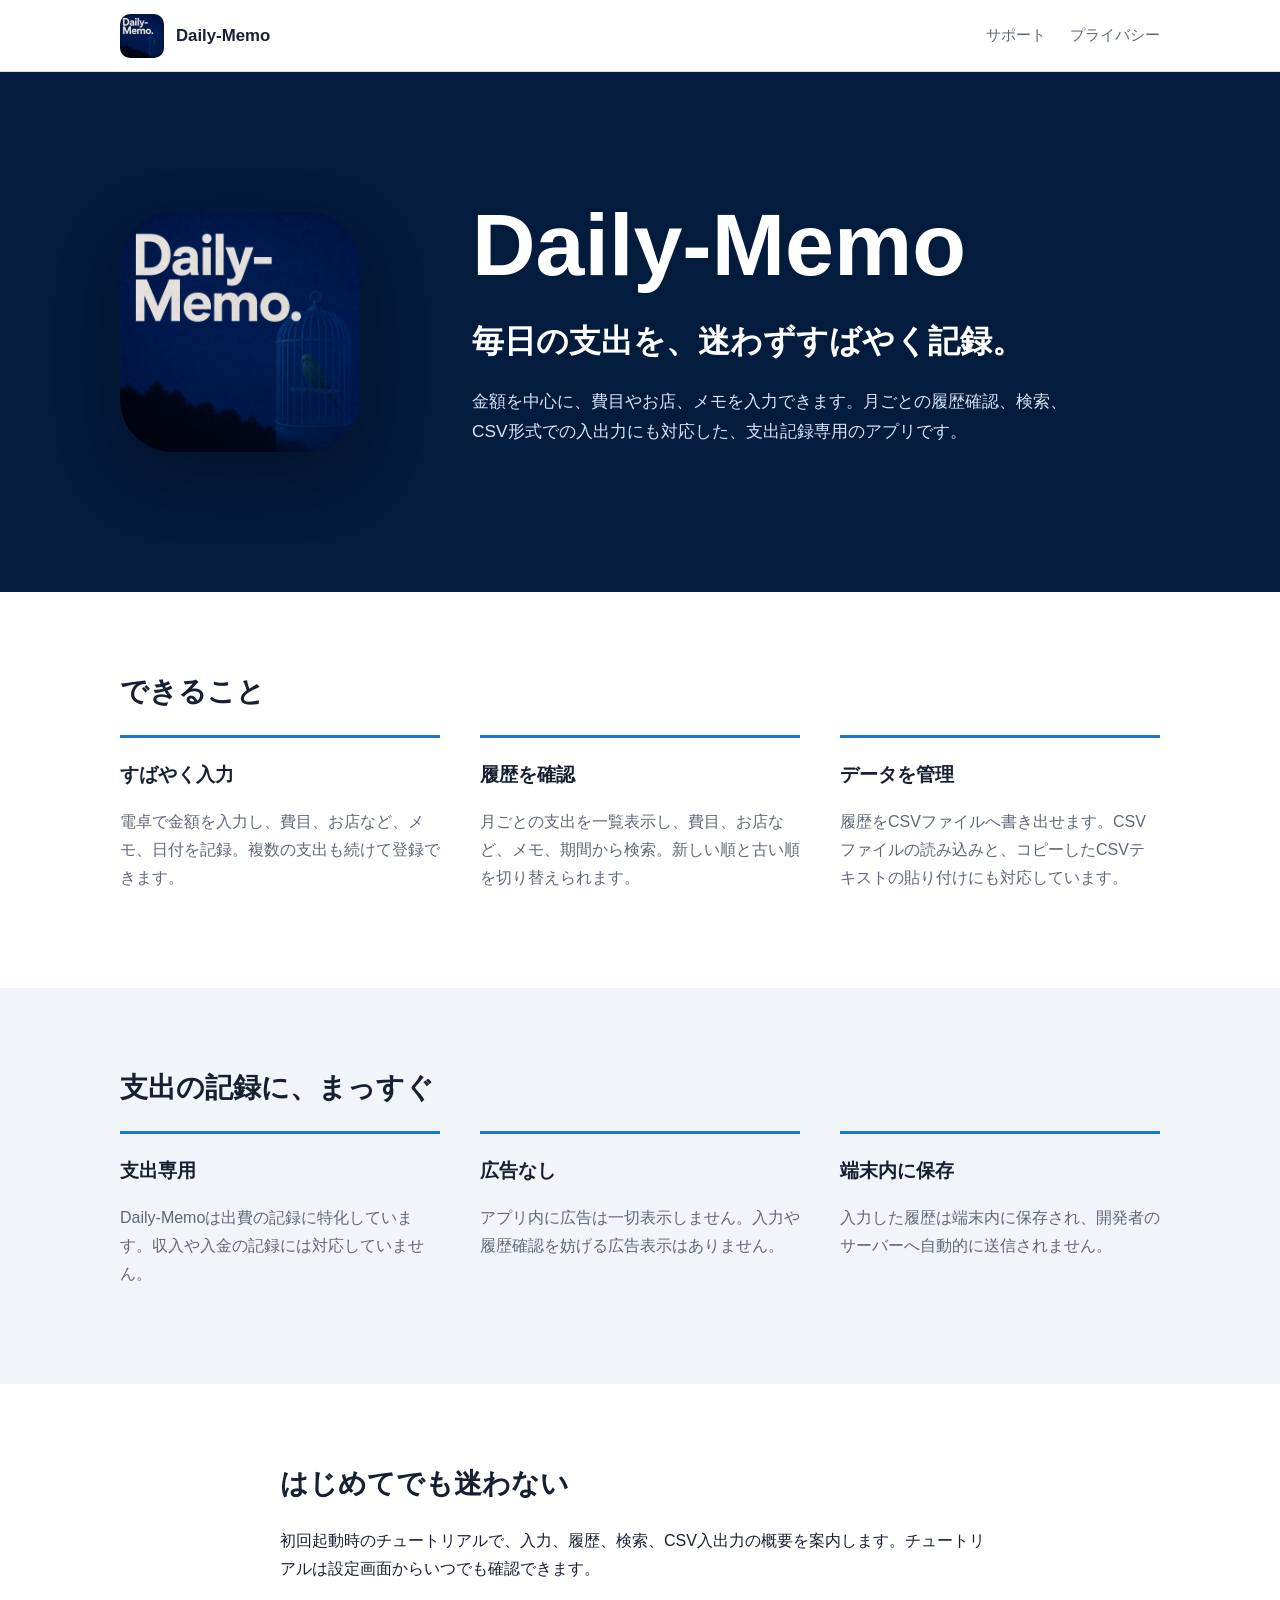
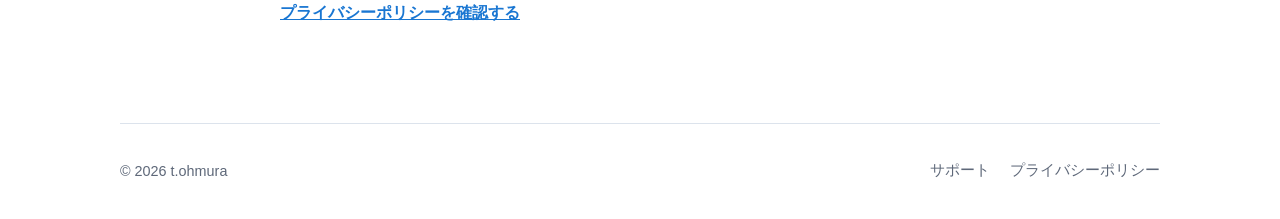
<file: index.html>
<!doctype html>
<html lang="ja">
<head>
  <meta charset="utf-8">
  <meta name="viewport" content="width=device-width, initial-scale=1">
  <meta name="description" content="Daily-Memoは、毎日の支出をすばやく記録して振り返るための、広告なしのiPhoneアプリです。">
  <title>Daily-Memo</title>
  <link rel="icon" href="/assets/app-icon.png">
  <link rel="stylesheet" href="/assets/style.css">
  <script async src="https://www.googletagmanager.com/gtag/js?id=G-F9WD2Q8EJF"></script>
  <script>
    window.dataLayer = window.dataLayer || [];
    function gtag(){dataLayer.push(arguments);}
    gtag('js', new Date());

    gtag('config', 'G-F9WD2Q8EJF', {
      cookie_domain: 'auto',
      send_page_view: false
    });

    gtag('event', 'page_view', {
      site_name: location.hostname
    });
  </script>
</head>
<body>
  <header class="site-header">
    <a class="brand" href="/">
      <img src="/assets/app-icon.png" alt="" width="44" height="44">
      <span>Daily-Memo</span>
    </a>
    <nav aria-label="メインナビゲーション">
      <a href="/support/">サポート</a>
      <a href="/privacy/">プライバシー</a>
    </nav>
  </header>

  <main>
    <section class="hero">
      <div class="hero-inner">
        <img class="app-icon" src="/assets/app-icon.png" alt="Daily-Memoのアプリアイコン" width="240" height="240">
        <div class="hero-copy">
          <h1>Daily-Memo</h1>
          <p class="lead">毎日の支出を、迷わずすばやく記録。</p>
          <p>金額を中心に、費目やお店、メモを入力できます。月ごとの履歴確認、検索、CSV形式での入出力にも対応した、支出記録専用のアプリです。</p>
        </div>
      </div>
    </section>

    <section class="content-section" aria-labelledby="features-title">
      <div class="section-inner">
        <h2 id="features-title">できること</h2>
        <div class="feature-grid">
          <article>
            <h3>すばやく入力</h3>
            <p>電卓で金額を入力し、費目、お店など、メモ、日付を記録。複数の支出も続けて登録できます。</p>
          </article>
          <article>
            <h3>履歴を確認</h3>
            <p>月ごとの支出を一覧表示し、費目、お店など、メモ、期間から検索。新しい順と古い順を切り替えられます。</p>
          </article>
          <article>
            <h3>データを管理</h3>
            <p>履歴をCSVファイルへ書き出せます。CSVファイルの読み込みと、コピーしたCSVテキストの貼り付けにも対応しています。</p>
          </article>
        </div>
      </div>
    </section>

    <section class="content-section muted-section" aria-labelledby="policy-title">
      <div class="section-inner">
        <h2 id="policy-title">支出の記録に、まっすぐ</h2>
        <div class="feature-grid">
          <article>
            <h3>支出専用</h3>
            <p>Daily-Memoは出費の記録に特化しています。収入や入金の記録には対応していません。</p>
          </article>
          <article>
            <h3>広告なし</h3>
            <p>アプリ内に広告は一切表示しません。入力や履歴確認を妨げる広告表示はありません。</p>
          </article>
          <article>
            <h3>端末内に保存</h3>
            <p>入力した履歴は端末内に保存され、開発者のサーバーへ自動的に送信されません。</p>
          </article>
        </div>
      </div>
    </section>

    <section class="content-section" aria-labelledby="data-title">
      <div class="section-inner narrow">
        <h2 id="data-title">はじめてでも迷わない</h2>
        <p>初回起動時のチュートリアルで、入力、履歴、検索、CSV入出力の概要を案内します。チュートリアルは設定画面からいつでも確認できます。</p>
        <p><a class="text-link" href="/privacy/">プライバシーポリシーを確認する</a></p>
      </div>
    </section>
  </main>

  <footer>
    <p>&copy; 2026 t.ohmura</p>
    <div>
      <a href="/support/">サポート</a>
      <a href="/privacy/">プライバシーポリシー</a>
    </div>
  </footer>
</body>
</html>
</file>
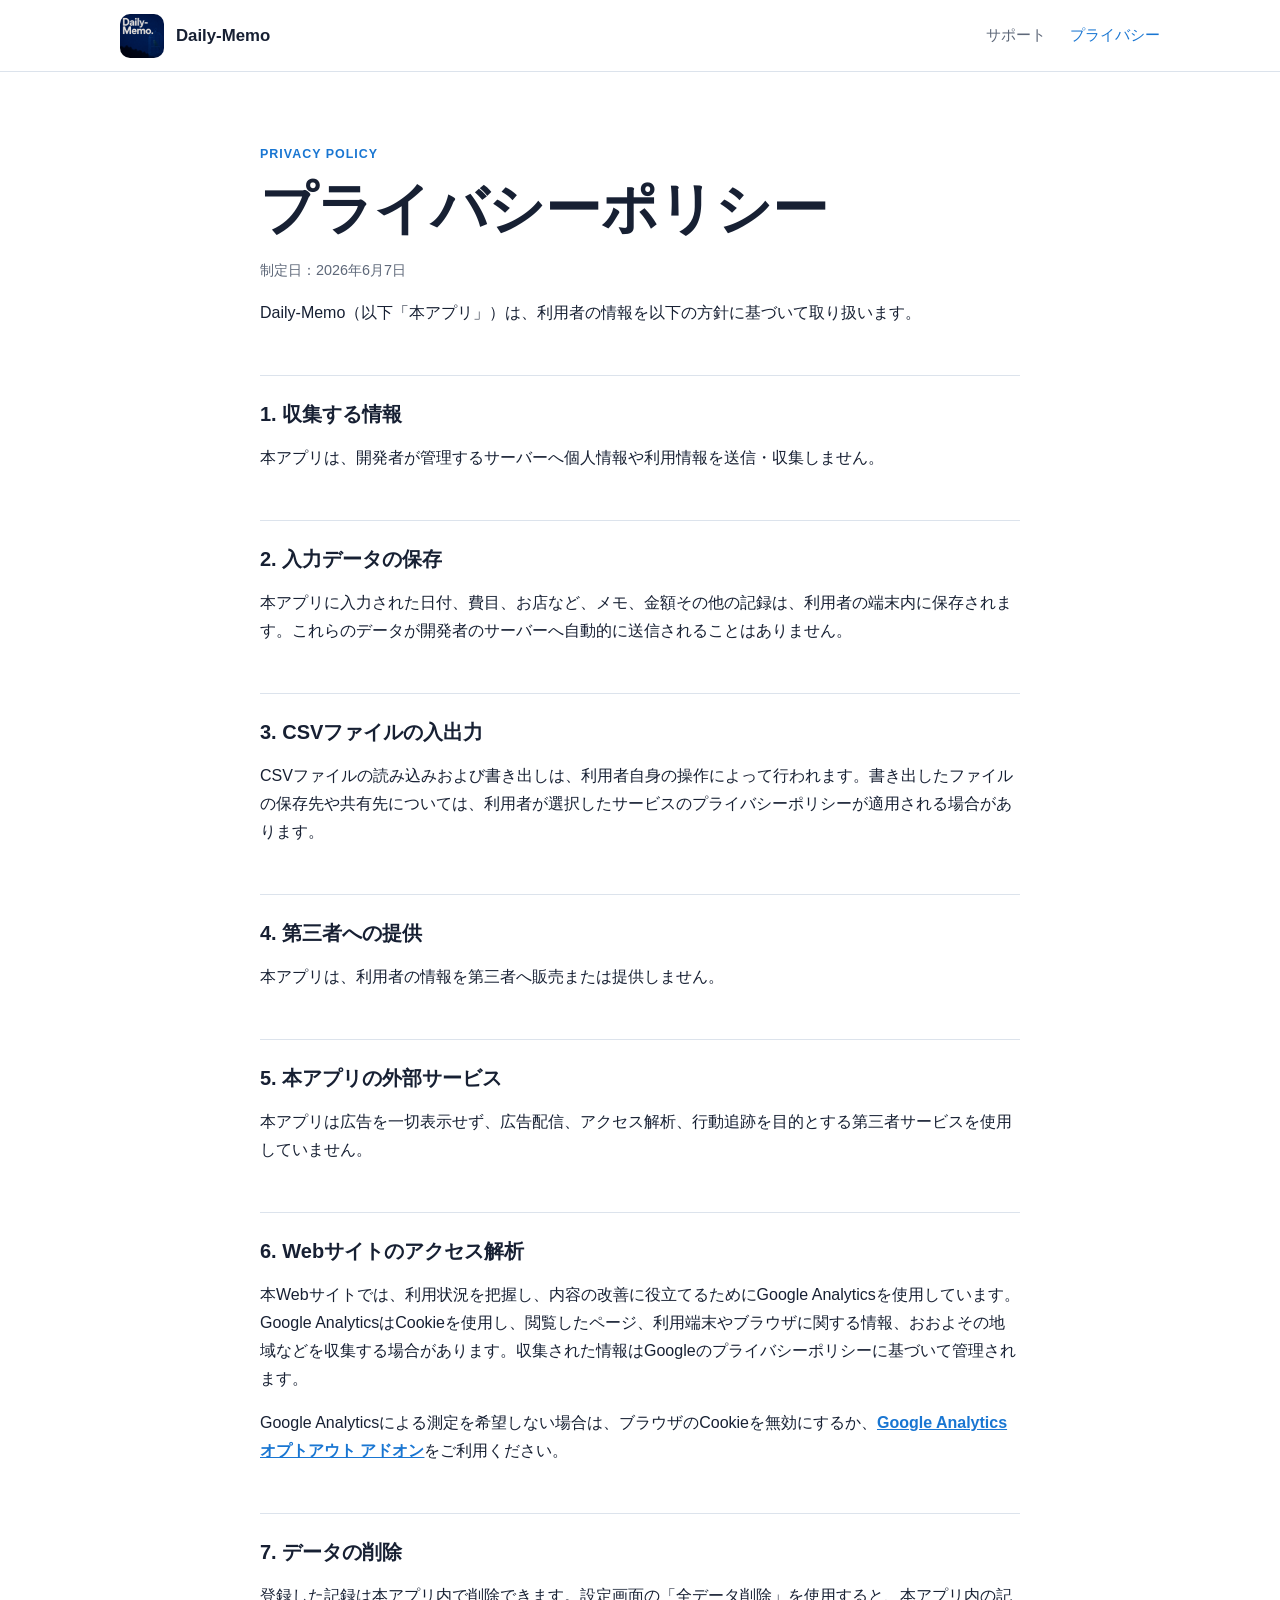
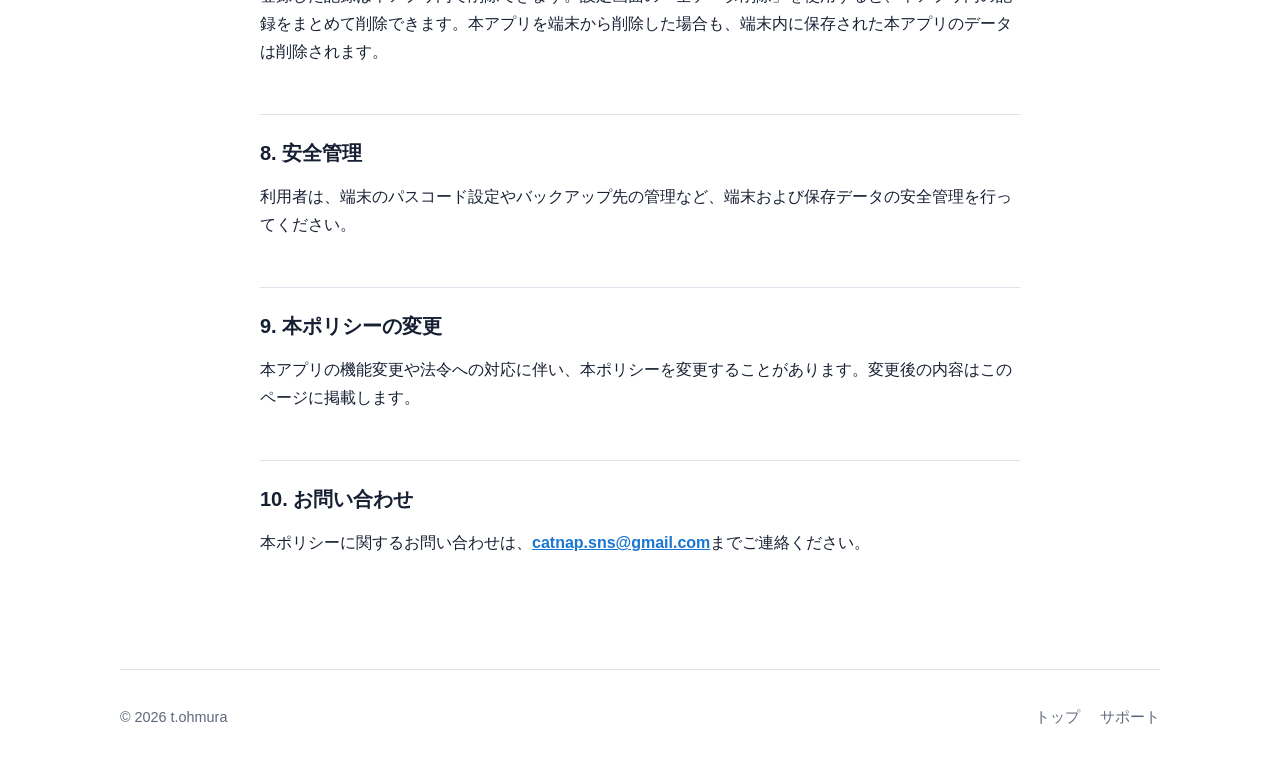
<file: privacy/index.html>
<!doctype html>
<html lang="ja">
<head>
  <meta charset="utf-8">
  <meta name="viewport" content="width=device-width, initial-scale=1">
  <meta name="description" content="Daily-Memoのプライバシーポリシーです。">
  <title>プライバシーポリシー | Daily-Memo</title>
  <link rel="icon" href="/assets/app-icon.png">
  <link rel="stylesheet" href="/assets/style.css">
  <script async src="https://www.googletagmanager.com/gtag/js?id=G-F9WD2Q8EJF"></script>
  <script>
    window.dataLayer = window.dataLayer || [];
    function gtag(){dataLayer.push(arguments);}
    gtag('js', new Date());

    gtag('config', 'G-F9WD2Q8EJF', {
      cookie_domain: 'auto',
      send_page_view: false
    });

    gtag('event', 'page_view', {
      site_name: location.hostname
    });
  </script>
</head>
<body>
  <header class="site-header">
    <a class="brand" href="/">
      <img src="/assets/app-icon.png" alt="" width="44" height="44">
      <span>Daily-Memo</span>
    </a>
    <nav aria-label="メインナビゲーション">
      <a href="/support/">サポート</a>
      <a href="/privacy/" aria-current="page">プライバシー</a>
    </nav>
  </header>

  <main class="document">
    <div class="document-inner">
      <p class="eyebrow">PRIVACY POLICY</p>
      <h1>プライバシーポリシー</h1>
      <p class="updated">制定日：2026年6月7日</p>

      <p>Daily-Memo（以下「本アプリ」）は、利用者の情報を以下の方針に基づいて取り扱います。</p>

      <h2>1. 収集する情報</h2>
      <p>本アプリは、開発者が管理するサーバーへ個人情報や利用情報を送信・収集しません。</p>

      <h2>2. 入力データの保存</h2>
      <p>本アプリに入力された日付、費目、お店など、メモ、金額その他の記録は、利用者の端末内に保存されます。これらのデータが開発者のサーバーへ自動的に送信されることはありません。</p>

      <h2>3. CSVファイルの入出力</h2>
      <p>CSVファイルの読み込みおよび書き出しは、利用者自身の操作によって行われます。書き出したファイルの保存先や共有先については、利用者が選択したサービスのプライバシーポリシーが適用される場合があります。</p>

      <h2>4. 第三者への提供</h2>
      <p>本アプリは、利用者の情報を第三者へ販売または提供しません。</p>

      <h2>5. 本アプリの外部サービス</h2>
      <p>本アプリは広告を一切表示せず、広告配信、アクセス解析、行動追跡を目的とする第三者サービスを使用していません。</p>

      <h2>6. Webサイトのアクセス解析</h2>
      <p>本Webサイトでは、利用状況を把握し、内容の改善に役立てるためにGoogle Analyticsを使用しています。Google AnalyticsはCookieを使用し、閲覧したページ、利用端末やブラウザに関する情報、おおよその地域などを収集する場合があります。収集された情報はGoogleのプライバシーポリシーに基づいて管理されます。</p>
      <p>Google Analyticsによる測定を希望しない場合は、ブラウザのCookieを無効にするか、<a href="https://tools.google.com/dlpage/gaoptout/" rel="external">Google Analytics オプトアウト アドオン</a>をご利用ください。</p>

      <h2>7. データの削除</h2>
      <p>登録した記録は本アプリ内で削除できます。設定画面の「全データ削除」を使用すると、本アプリ内の記録をまとめて削除できます。本アプリを端末から削除した場合も、端末内に保存された本アプリのデータは削除されます。</p>

      <h2>8. 安全管理</h2>
      <p>利用者は、端末のパスコード設定やバックアップ先の管理など、端末および保存データの安全管理を行ってください。</p>

      <h2>9. 本ポリシーの変更</h2>
      <p>本アプリの機能変更や法令への対応に伴い、本ポリシーを変更することがあります。変更後の内容はこのページに掲載します。</p>

      <h2>10. お問い合わせ</h2>
      <p>本ポリシーに関するお問い合わせは、<a href="mailto:catnap.sns@gmail.com">catnap.sns@gmail.com</a>までご連絡ください。</p>
    </div>
  </main>

  <footer>
    <p>&copy; 2026 t.ohmura</p>
    <div>
      <a href="/">トップ</a>
      <a href="/support/">サポート</a>
    </div>
  </footer>
</body>
</html>
</file>
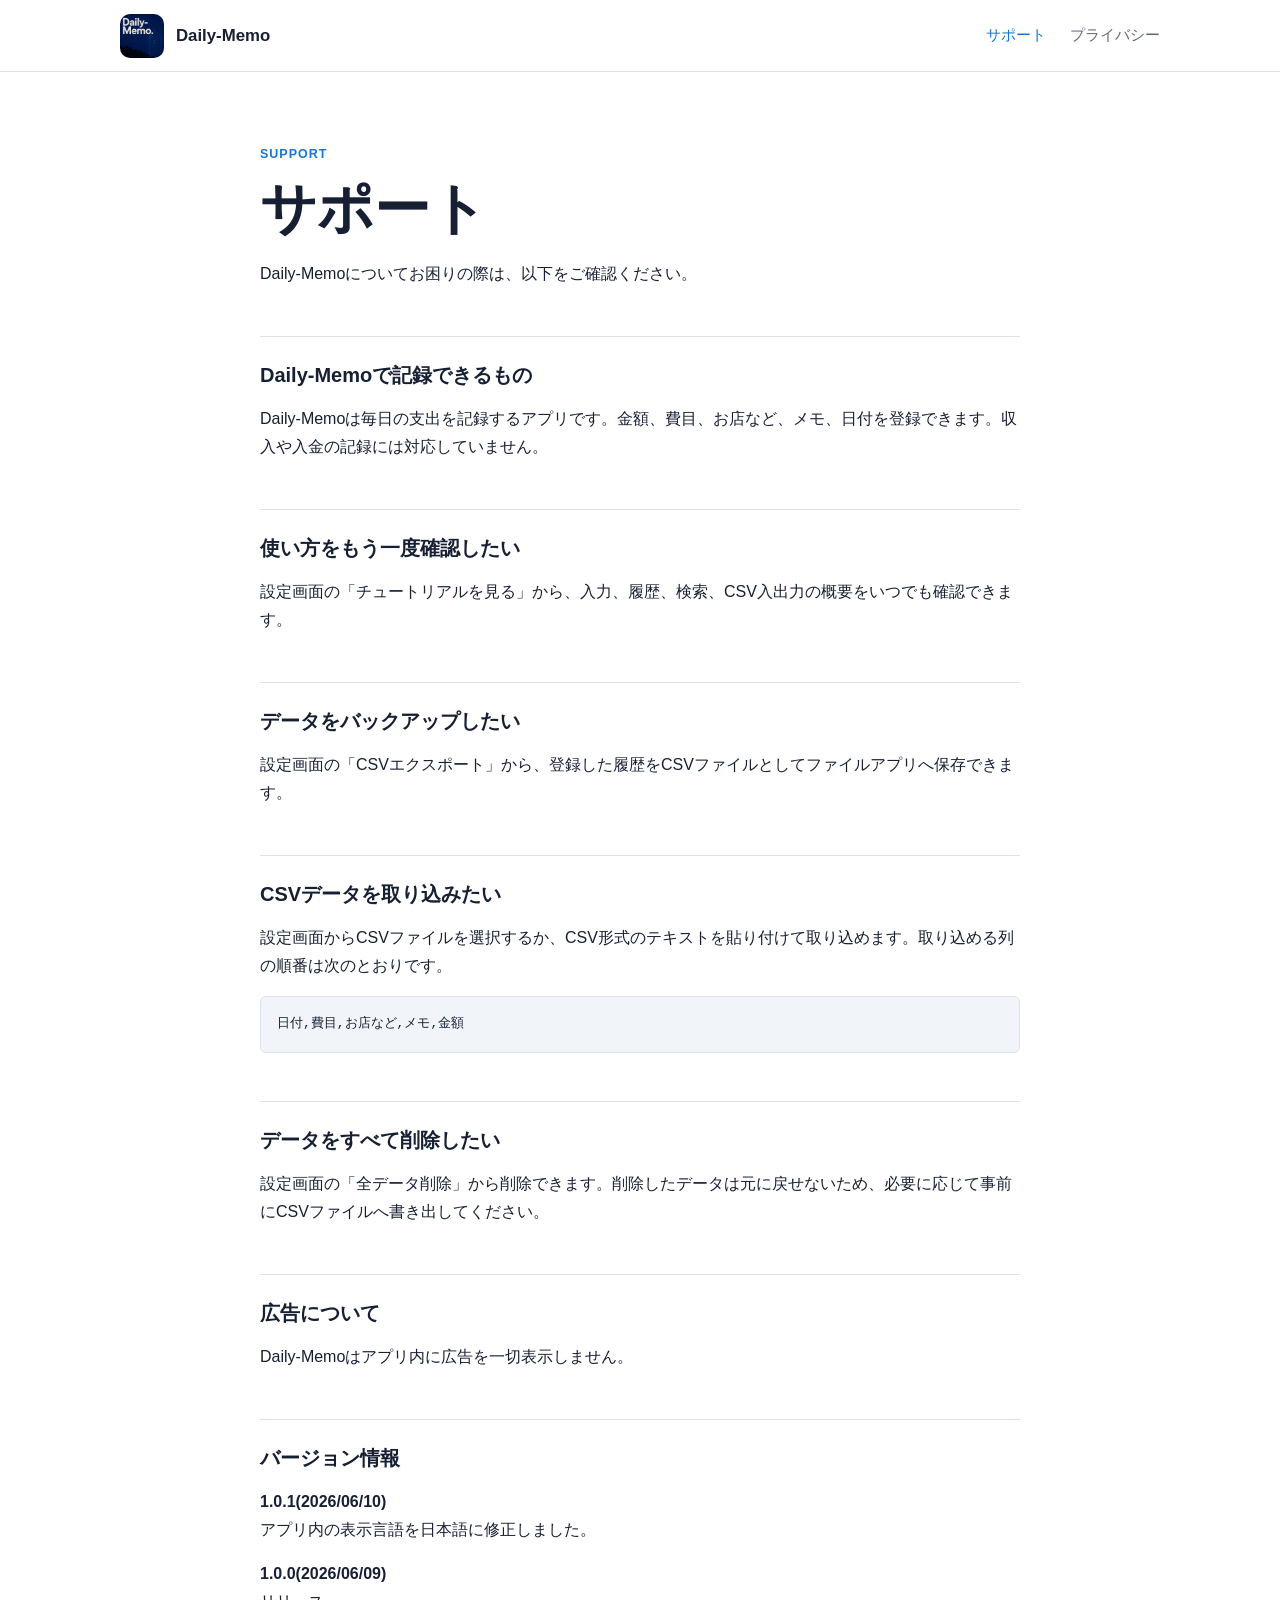
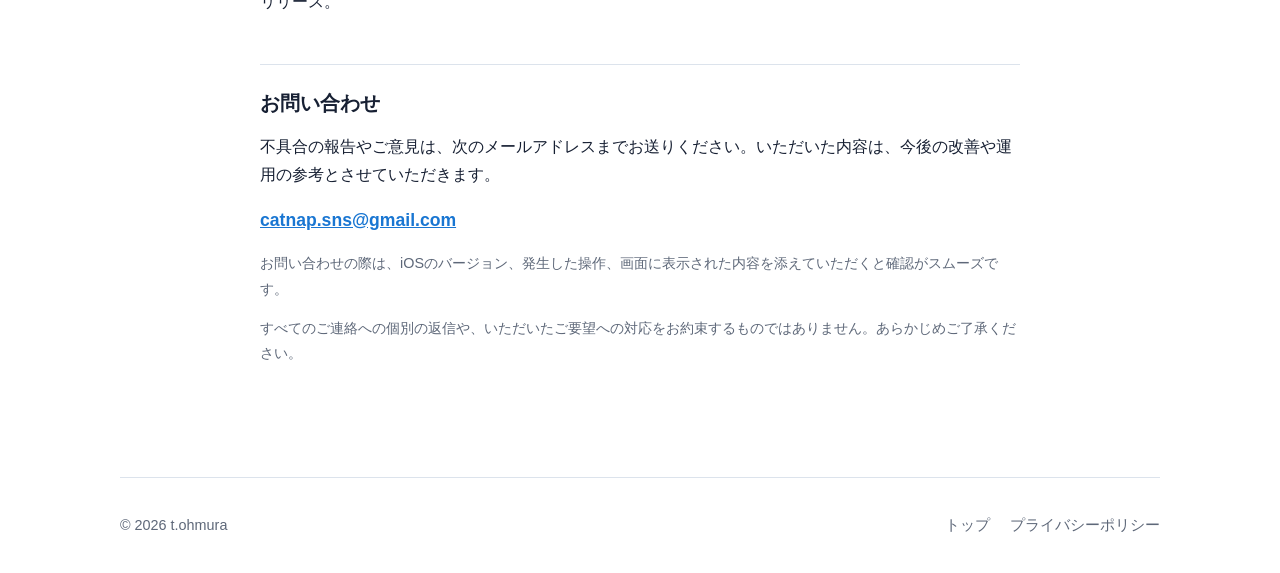
<file: support/index.html>
<!doctype html>
<html lang="ja">
<head>
  <meta charset="utf-8">
  <meta name="viewport" content="width=device-width, initial-scale=1">
  <meta name="description" content="Daily-Memoのサポート情報とお問い合わせ窓口です。">
  <title>サポート | Daily-Memo</title>
  <link rel="icon" href="/assets/app-icon.png">
  <link rel="stylesheet" href="/assets/style.css">
  <script async src="https://www.googletagmanager.com/gtag/js?id=G-F9WD2Q8EJF"></script>
  <script>
    window.dataLayer = window.dataLayer || [];
    function gtag(){dataLayer.push(arguments);}
    gtag('js', new Date());

    gtag('config', 'G-F9WD2Q8EJF', {
      cookie_domain: 'auto',
      send_page_view: false
    });

    gtag('event', 'page_view', {
      site_name: location.hostname
    });
  </script>
</head>
<body>
  <header class="site-header">
    <a class="brand" href="/">
      <img src="/assets/app-icon.png" alt="" width="44" height="44">
      <span>Daily-Memo</span>
    </a>
    <nav aria-label="メインナビゲーション">
      <a href="/support/" aria-current="page">サポート</a>
      <a href="/privacy/">プライバシー</a>
    </nav>
  </header>

  <main class="document">
    <div class="document-inner">
      <p class="eyebrow">SUPPORT</p>
      <h1>サポート</h1>
      <p>Daily-Memoについてお困りの際は、以下をご確認ください。</p>

      <h2>Daily-Memoで記録できるもの</h2>
      <p>Daily-Memoは毎日の支出を記録するアプリです。金額、費目、お店など、メモ、日付を登録できます。収入や入金の記録には対応していません。</p>

      <h2>使い方をもう一度確認したい</h2>
      <p>設定画面の「チュートリアルを見る」から、入力、履歴、検索、CSV入出力の概要をいつでも確認できます。</p>

      <h2>データをバックアップしたい</h2>
      <p>設定画面の「CSVエクスポート」から、登録した履歴をCSVファイルとしてファイルアプリへ保存できます。</p>

      <h2>CSVデータを取り込みたい</h2>
      <p>設定画面からCSVファイルを選択するか、CSV形式のテキストを貼り付けて取り込めます。取り込める列の順番は次のとおりです。</p>
      <pre><code>日付,費目,お店など,メモ,金額</code></pre>

      <h2>データをすべて削除したい</h2>
      <p>設定画面の「全データ削除」から削除できます。削除したデータは元に戻せないため、必要に応じて事前にCSVファイルへ書き出してください。</p>

      <h2>広告について</h2>
      <p>Daily-Memoはアプリ内に広告を一切表示しません。</p>

      <h2>バージョン情報</h2>
      <p><strong>1.0.1(2026/06/10)</strong><br>アプリ内の表示言語を日本語に修正しました。</p>
      <p><strong>1.0.0(2026/06/09)</strong><br>リリース。</p>

      <h2>お問い合わせ</h2>
      <p>不具合の報告やご意見は、次のメールアドレスまでお送りください。いただいた内容は、今後の改善や運用の参考とさせていただきます。</p>
      <p><a class="contact-link" href="mailto:catnap.sns@gmail.com">catnap.sns@gmail.com</a></p>
      <p class="note">お問い合わせの際は、iOSのバージョン、発生した操作、画面に表示された内容を添えていただくと確認がスムーズです。</p>
      <p class="note">すべてのご連絡への個別の返信や、いただいたご要望への対応をお約束するものではありません。あらかじめご了承ください。</p>
    </div>
  </main>

  <footer>
    <p>&copy; 2026 t.ohmura</p>
    <div>
      <a href="/">トップ</a>
      <a href="/privacy/">プライバシーポリシー</a>
    </div>
  </footer>
</body>
</html>
</file>
<file: assets/style.css>
:root {
  color-scheme: light dark;
  --navy: #07316d;
  --navy-deep: #031b3d;
  --blue: #1976d2;
  --ink: #172033;
  --muted: #5e6879;
  --surface: #ffffff;
  --soft: #f1f5fa;
  --line: #dce3ec;
  --max-width: 1040px;
}

* {
  box-sizing: border-box;
}

html {
  font-family: -apple-system, BlinkMacSystemFont, "Hiragino Sans", "Yu Gothic", sans-serif;
  color: var(--ink);
  background: var(--surface);
  line-height: 1.75;
}

body {
  margin: 0;
}

a {
  color: inherit;
}

.site-header {
  min-height: 72px;
  padding: 12px max(20px, calc((100% - var(--max-width)) / 2));
  display: flex;
  align-items: center;
  justify-content: space-between;
  gap: 24px;
  border-bottom: 1px solid var(--line);
  background: color-mix(in srgb, var(--surface) 94%, transparent);
}

.brand {
  display: inline-flex;
  align-items: center;
  gap: 12px;
  color: var(--ink);
  font-size: 1.05rem;
  font-weight: 700;
  text-decoration: none;
}

.brand img {
  border-radius: 10px;
}

nav {
  display: flex;
  gap: 24px;
}

nav a,
footer a {
  color: var(--muted);
  font-size: 0.92rem;
  text-decoration: none;
}

nav a:hover,
nav a[aria-current="page"],
footer a:hover {
  color: var(--blue);
}

.hero {
  background: var(--navy-deep);
  color: #ffffff;
}

.hero-inner {
  width: min(var(--max-width), calc(100% - 40px));
  min-height: 520px;
  margin: 0 auto;
  padding: 72px 0;
  display: grid;
  grid-template-columns: 280px minmax(0, 1fr);
  align-items: center;
  gap: 72px;
}

.app-icon {
  width: 100%;
  max-width: 240px;
  height: auto;
  border-radius: 22%;
  box-shadow: 0 24px 64px rgb(0 0 0 / 30%);
}

.hero h1 {
  margin: 0;
  font-size: clamp(3rem, 8vw, 5.5rem);
  line-height: 1;
}

.hero-copy {
  max-width: 620px;
}

.hero-copy p {
  color: #d8e4f6;
  font-size: 1.08rem;
}

.hero-copy .lead {
  margin: 24px 0 12px;
  color: #ffffff;
  font-size: clamp(1.35rem, 3vw, 2rem);
  font-weight: 700;
}

.content-section {
  padding: 80px 20px;
}

.section-inner {
  width: min(var(--max-width), 100%);
  margin: 0 auto;
}

.section-inner.narrow {
  max-width: 720px;
}

h2 {
  margin: 0 0 24px;
  font-size: 1.75rem;
  line-height: 1.4;
}

.feature-grid {
  display: grid;
  grid-template-columns: repeat(3, minmax(0, 1fr));
  gap: 40px;
}

.feature-grid article {
  border-top: 3px solid var(--blue);
  padding-top: 20px;
}

.feature-grid h3 {
  margin: 0 0 8px;
  font-size: 1.2rem;
}

.feature-grid p,
.muted-section p {
  color: var(--muted);
}

.muted-section {
  background: var(--soft);
}

.text-link,
.document a {
  color: var(--blue);
  font-weight: 600;
}

.document {
  padding: 72px 20px 96px;
}

.document-inner {
  width: min(760px, 100%);
  margin: 0 auto;
}

.document h1 {
  margin: 0 0 8px;
  font-size: clamp(2.2rem, 6vw, 3.5rem);
  line-height: 1.25;
}

.document h2 {
  margin: 48px 0 12px;
  padding-top: 24px;
  border-top: 1px solid var(--line);
  font-size: 1.25rem;
}

.eyebrow {
  margin: 0 0 8px;
  color: var(--blue);
  font-size: 0.78rem;
  font-weight: 700;
  letter-spacing: 0.08em;
}

.updated,
.note {
  color: var(--muted);
  font-size: 0.9rem;
}

pre {
  overflow-x: auto;
  padding: 16px;
  border: 1px solid var(--line);
  border-radius: 6px;
  background: var(--soft);
}

.contact-link {
  display: inline-block;
  font-size: 1.1rem;
}

footer {
  width: min(var(--max-width), calc(100% - 40px));
  min-height: 96px;
  margin: 0 auto;
  display: flex;
  align-items: center;
  justify-content: space-between;
  gap: 24px;
  border-top: 1px solid var(--line);
  color: var(--muted);
  font-size: 0.9rem;
}

footer div {
  display: flex;
  gap: 20px;
}

@media (max-width: 700px) {
  .site-header {
    align-items: flex-start;
  }

  .brand span {
    display: none;
  }

  nav {
    gap: 16px;
  }

  .hero-inner {
    min-height: auto;
    padding: 48px 0 64px;
    grid-template-columns: 1fr;
    gap: 36px;
  }

  .app-icon {
    max-width: 152px;
  }

  .feature-grid {
    grid-template-columns: 1fr;
    gap: 32px;
  }

  .content-section,
  .document {
    padding-top: 56px;
    padding-bottom: 64px;
  }

  footer {
    padding: 24px 0;
    align-items: flex-start;
    flex-direction: column;
  }
}

@media (prefers-color-scheme: dark) {
  :root {
    --ink: #f4f7fb;
    --muted: #b4becc;
    --surface: #11141a;
    --soft: #191e27;
    --line: #303746;
    --blue: #64a8f5;
  }
}
</file>
